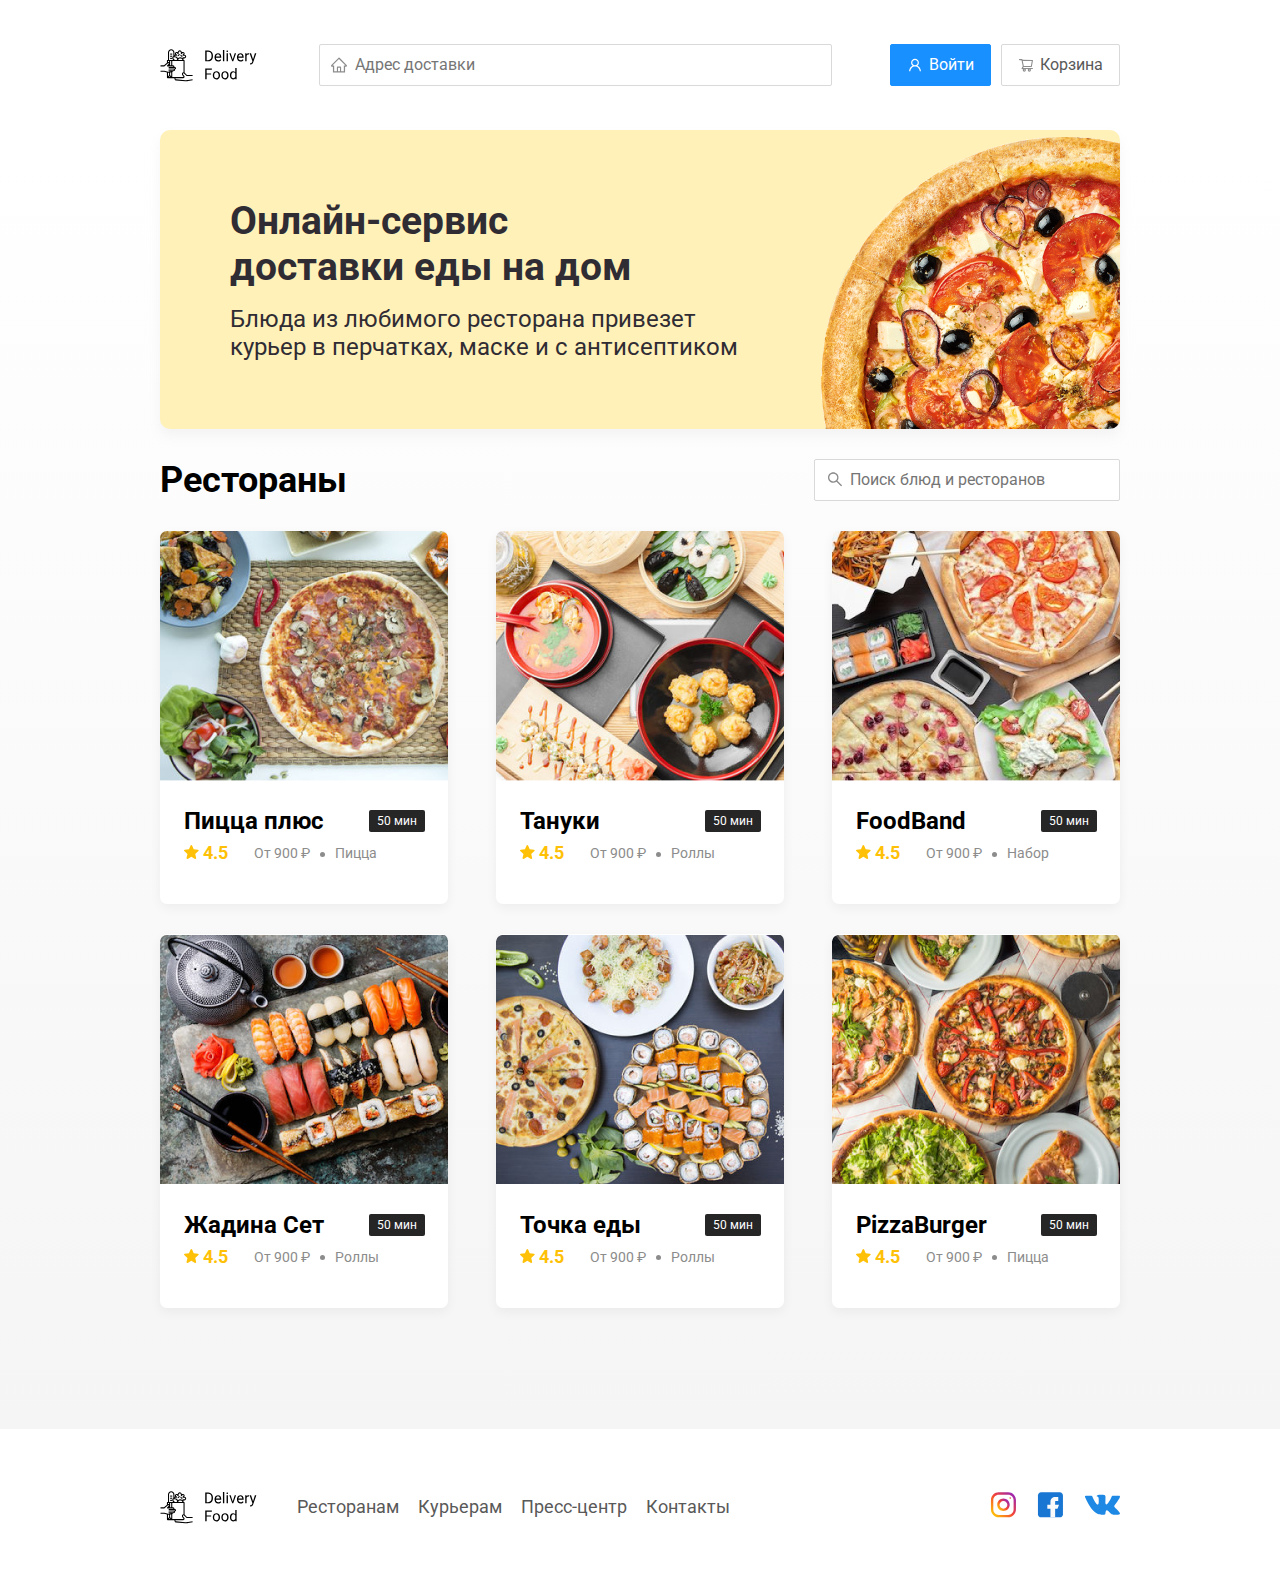
<file: index.html>
<!DOCTYPE html>
<html lang="ru">
<head>
    <meta charset="UTF-8">
    <meta name="viewport" content="width=device-width, initial-scale=1.0">
    <title>Delivery Food - доставка еды на дом</title>
    <link href="https://fonts.googleapis.com/css2?family=Roboto:wght@400;700&display=swap" rel="stylesheet">
    <link rel="stylesheet" href="css/normalize.css">
    <link rel="stylesheet" href="css/animate.css">
    <link rel="stylesheet" href="css/style.css">
</head>
<body>
    <div class="container">
    <!-- Шапка сайта -->
        <header class="header">
            <img src="img/logo.svg" alt="logo" class="logo animate__animated animate__bounce">
            <input type="text" class="input input-address" placeholder="Адрес доставки">
            <div class="buttons">
                <button class="button button-primary">
                    <img src="img/user.svg" alt="user" class="button-icon"> 
                    <span class="button-text">Войти</span>
                </button>
                <button class="button button-cart">
                    <img src="img/cart.svg" alt="user" class="button-icon">
                    <span class="button-text">Корзина</span>                    
                </button>
            </div>        
        </header>        
    </div>

    <main class="main">
        <div class="container">
            <section class="promo">
                <h1 class="promo-title">
                    Онлайн-сервис <br> доставки еды на дом
                </h1>
                <p class="promo-text">
                    Блюда из любимого ресторана привезет курьер в перчатках, маске и с антисептиком
                </p>
            </section>
    
            <section class="restaurants">
                <div class="section-heading">
                    <h2 class="section-title">Рестораны</h2>
                    <input type="text" class="input input-search" placeholder="Поиск блюд и ресторанов">
                </div>
    
                <section class="cards">
                   <a href="restaurant.html" class="card">
                       <img src="img/pizza1.jpg" alt="pizza" class="card-image">
                       <div class="card-text">
                           <div class="card-heading">
                               <h3 class="card-title">Пицца плюс</h3>
                               <span class="card-tag tag">50 мин</span>
                           </div>
                           <div class="card-info">
                               <div class="rating">
                                <img src="img/star.svg" alt="star" class="rating-star">                                
                                4.5                            
                                </div>
                               <div class="price">От 900 ₽</div>
                               <div class="category">Пицца</div>
                           </div>
                       </div>
                   </a>
    
                   <a href="restaurant.html" class="card">
                    <img src="img/tanuki.jpg" alt="pizza" class="card-image">
                    <div class="card-text">
                        <div class="card-heading">
                            <h3 class="card-title">Тануки</h3>
                            <span class="card-tag tag">50 мин</span>
                        </div>
                        <div class="card-info">
                            <div class="rating"><img src="img/star.svg" alt="star" class="rating-star">  
                                4.5
                                </div>
                            <div class="price">От 900 ₽</div>
                            <div class="category">Роллы</div>
                        </div>
                    </div>
                </a>
    
                <a href="restaurant.html" class="card">
                    <img src="img/foodband.jpg" alt="pizza" class="card-image">
                    <div class="card-text">
                        <div class="card-heading">
                            <h3 class="card-title">FoodBand</h3>
                            <span class="card-tag tag">50 мин</span>
                        </div>
                        <div class="card-info">
                            <div class="rating"><img src="img/star.svg" alt="star" class="rating-star">  
                                4.5
                                </div>
                            <div class="price">От 900 ₽</div>
                            <div class="category">Набор</div>
                        </div>
                    </div>
                </a>
    
                <a href="restaurant.html" class="card">
                    <img src="img/pizza2.jpg" alt="pizza" class="card-image">
                    <div class="card-text">
                        <div class="card-heading">
                            <h3 class="card-title">Жадина Сет</h3>
                            <span class="card-tag tag">50 мин</span>
                        </div>
                        <div class="card-info">
                            <div class="rating"><img src="img/star.svg" alt="star" class="rating-star">  
                                4.5
                                </div>
                            <div class="price">От 900 ₽</div>
                            <div class="category">Роллы</div>
                        </div>
                    </div>
                </a>
    
                <a href="restaurant.html" class="card">
                    <img src="img/tochka.jpg" alt="pizza" class="card-image">
                    <div class="card-text">
                        <div class="card-heading">
                            <h3 class="card-title">Точка еды</h3>
                            <span class="card-tag tag">50 мин</span>
                        </div>
                        <div class="card-info">
                            <div class="rating"><img src="img/star.svg" alt="star" class="rating-star">  
                                4.5
                                </div>
                            <div class="price">От 900 ₽</div>
                            <div class="category">Роллы</div>
                        </div>
                    </div>
                </a>
    
                <a href="restaurant.html" class="card">
                    <img src="img/pizza3.jpg" alt="pizza" class="card-image">
                    <div class="card-text">
                        <div class="card-heading">
                            <h3 class="card-title">PizzaBurger</h3>
                            <span class="card-tag tag">50 мин</span>
                        </div>
                        <div class="card-info">
                            <div class="rating"><img src="img/star.svg" alt="star" class="rating-star">  
                                4.5
                                </div>
                            <div class="price">От 900 ₽</div>
                            <div class="category">Пицца</div>
                        </div>
                    </div>
                </a>
                </section>            
            </section>
        </div>
    </main>

    <footer class="footer">
        <div class="container">
            <div class="footer-block">
             <img src="img/logo.svg" alt="" class="logo footer-logo">
             <nav  class="footer-nav">
                <a href="#" class="footer-link">Ресторанам</a>
                <a href="#" class="footer-link">Курьерам</a>
                <a href="#" class="footer-link">Пресс-центр</a>
                <a href="#" class="footer-link">Контакты</a> 
             </nav>
             <ul class="social-links">
                 <li class="social-link">
                    <img src="img/inst.svg" alt="instagram" class="instagram">
                 </li>
                 <li class="social-link">
                    <img src="img/fbook.svg" alt="facebook" class="facebook">
                 </li>
                 <li class="social-link">
                    <img src="img/vk.svg" alt="vkontakte" class="vk">
                 </li>
             </ul>
            </div>
        </div>        
    </footer>
    
</body>
</html>
</file>
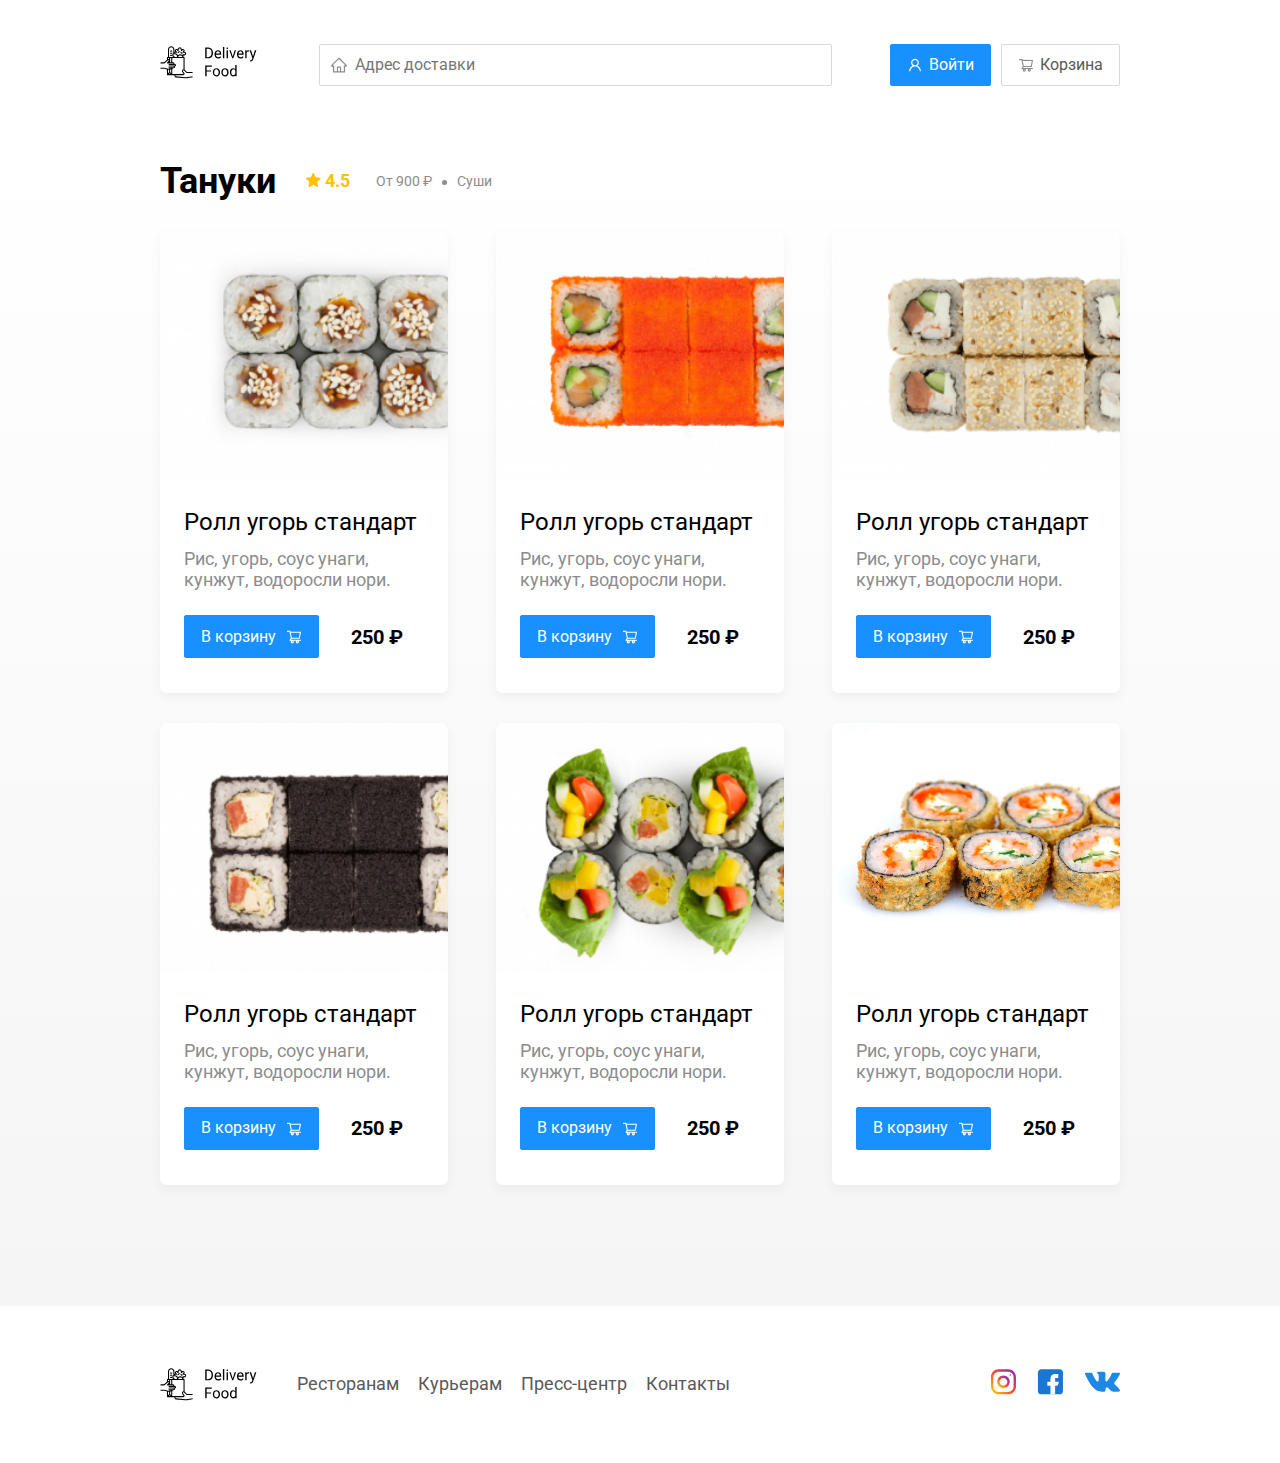
<file: restaurant.html>
<!DOCTYPE html>
<html lang="ru">
<head>
    <meta charset="UTF-8">
    <meta name="viewport" content="width=device-width, initial-scale=1.0">
    <title>Delivery Food - доставка еды на дом</title>
    <link href="https://fonts.googleapis.com/css2?family=Roboto:wght@400;700&display=swap" rel="stylesheet">
    <link rel="stylesheet" href="css/normalize.css">
    <link rel="stylesheet" href="css/animate.css">
    <link rel="stylesheet" href="css/style.css">
</head>
<body>
    <div class="container">
    <!-- Шапка сайта -->
        <header class="header">
            <a href="index.html"><img src="img/logo.svg" alt="logo" class="logo animate__animated animate__bounce"></a>
            <input type="text" class="input input-address" placeholder="Адрес доставки">
            <div class="buttons">
                <button class="button button-primary">
                    <img src="img/user.svg" alt="user" class="button-icon"> 
                    <span class="button-text">Войти</span>
                </button>
                <button class="button button-cart" id="cart-button">
                    <img src="img/cart.svg" alt="user" class="button-icon">
                    <span class="button-text">Корзина</span>                    
                </button>
            </div>        
        </header>        
    </div>

    <main class="main">
        <div class="container">    
            <section class="restaurants">
                <div class="section-heading">
                    <h2 class="section-title">Тануки</h2>
                    <div class="card-info">
                        <div class="rating">
                         <img src="img/star.svg" alt="star" class="rating-star">                                
                         4.5                            
                         </div>
                        <div class="price">От 900 ₽</div>
                        <div class="category">Суши</div>
                    </div>
                </div>
    
                <section class="cards">
                   <div class="card">
                       <img src="img/roll1.jpg" alt="roll-ugar" class="card-image">
                       <div class="card-text">
                           <div class="card-heading">
                               <h3 class="card-title card-title-reg">Ролл угорь стандарт</h3>                               
                           </div>
                           <div class="card-info">                               
                               <div class="ingredients">Рис, угорь, соус унаги, кунжут, водоросли нори.</div>
                           </div>
                           <div class="card-buttons">
                               <button class="button button-primary">
                                    <span class="button-card-text">В корзину</span>
                                    <img src="img/icon-cart.svg" alt="shopping-cart" class="button-card-image">
                               </button>
                               <strong class="card-price-bold">250 ₽</strong>
                           </div>
                       </div>
                   </div>
    
                   <div class="card">
                    <img src="img/roll2.jpg" alt="pizza" class="card-image">
                    <div class="card-text">
                        <div class="card-heading">
                            <h3 class="card-title card-title-reg">Ролл угорь стандарт</h3>                               
                        </div>
                        <div class="card-info">                               
                            <div class="ingredients">Рис, угорь, соус унаги, кунжут, водоросли нори.</div>
                        </div>
                        <div class="card-buttons">
                            <button class="button button-primary">
                                 <span class="button-card-text">В корзину</span>
                                 <img src="img/icon-cart.svg" alt="shopping-cart" class="button-card-image">
                            </button>
                            <strong class="card-price-bold">250 ₽</strong>
                        </div>
                    </div>
                </div>
    
                <div class="card">
                    <img src="img/roll3.jpg" alt="pizza" class="card-image">
                    <div class="card-text">
                        <div class="card-heading">
                            <h3 class="card-title card-title-reg">Ролл угорь стандарт</h3>                               
                        </div>
                        <div class="card-info">                               
                            <div class="ingredients">Рис, угорь, соус унаги, кунжут, водоросли нори.</div>
                        </div>
                        <div class="card-buttons">
                            <button class="button button-primary">
                                 <span class="button-card-text">В корзину</span>
                                 <img src="img/icon-cart.svg" alt="shopping-cart" class="button-card-image">
                            </button>
                            <strong class="card-price-bold">250 ₽</strong>
                        </div>
                    </div>
                </div>
    
                <div class="card">
                    <img src="img/roll4.jpg" alt="pizza" class="card-image">
                    <div class="card-text">
                        <div class="card-heading">
                            <h3 class="card-title card-title-reg">Ролл угорь стандарт</h3>                               
                        </div>
                        <div class="card-info">                               
                            <div class="ingredients">Рис, угорь, соус унаги, кунжут, водоросли нори.</div>
                        </div>
                        <div class="card-buttons">
                            <button class="button button-primary">
                                 <span class="button-card-text">В корзину</span>
                                 <img src="img/icon-cart.svg" alt="shopping-cart" class="button-card-image">
                            </button>
                            <strong class="card-price-bold">250 ₽</strong>
                        </div>
                    </div>
                </div>
    
                <div class="card">
                    <img src="img/roll5.jpg" alt="pizza" class="card-image">
                    <div class="card-text">
                        <div class="card-heading">
                            <h3 class="card-title card-title-reg">Ролл угорь стандарт</h3>                               
                        </div>
                        <div class="card-info">                               
                            <div class="ingredients">Рис, угорь, соус унаги, кунжут, водоросли нори.</div>
                        </div>
                        <div class="card-buttons">
                            <button class="button button-primary">
                                 <span class="button-card-text">В корзину</span>
                                 <img src="img/icon-cart.svg" alt="shopping-cart" class="button-card-image">
                            </button>
                            <strong class="card-price-bold">250 ₽</strong>
                        </div>
                    </div>
                </div>
    
                <div class="card">
                    <img src="img/roll-inet.jpg" alt="pizza" class="card-image">
                    <div class="card-text">
                        <div class="card-heading">
                            <h3 class="card-title card-title-reg">Ролл угорь стандарт</h3>                               
                        </div>
                        <div class="card-info">                               
                            <div class="ingredients">Рис, угорь, соус унаги, кунжут, водоросли нори.</div>
                        </div>
                        <div class="card-buttons">
                            <button class="button button-primary">
                                 <span class="button-card-text">В корзину</span>
                                 <img src="img/icon-cart.svg" alt="shopping-cart" class="button-card-image">
                            </button>
                            <strong class="card-price-bold">250 ₽</strong>
                        </div>
                    </div>
                </div>
                </section>            
            </section>
        </div>
    </main>

    <footer class="footer">
        <div class="container">
            <div class="footer-block">
             <img src="img/logo.svg" alt="" class="logo footer-logo">
             <nav  class="footer-nav">
                <a href="#" class="footer-link">Ресторанам</a>
                <a href="#" class="footer-link">Курьерам</a>
                <a href="#" class="footer-link">Пресс-центр</a>
                <a href="#" class="footer-link">Контакты</a> 
             </nav>
             <ul class="social-links">
                 <li class="social-link">
                    <img src="img/inst.svg" alt="instagram" class="instagram">
                 </li>
                 <li class="social-link">
                    <img src="img/fbook.svg" alt="facebook" class="facebook">
                 </li>
                 <li class="social-link">
                    <img src="img/vk.svg" alt="vkontakte" class="vk">
                 </li>
             </ul>
            </div>
        </div>        
    </footer>
    
    <div class="modal">
        <div class="modal-dialog">
            <div class="modal-header">
                <h3 class="modal-title">Корзина</h3>
                <button class="close">&times;</button>
            </div>
            <div class="modal-body">
                <div class="food-row">
                    <span class="food-name">Ролл угорь стандарт</span>
                    <strong class="food-price">250 ₽</strong>
                    <div class="food-counter">
                        <button class="counter-button">-</button>
                        <span class="counter">1</span>
                        <button class="counter-button">+</button>
                    </div>
                </div>
                <div class="food-row">
                    <span class="food-name">Ролл угорь стандарт</span>
                    <strong class="food-price">250 ₽</strong>
                    <div class="food-counter">
                        <button class="counter-button">-</button>
                        <span class="counter">1</span>
                        <button class="counter-button">+</button>
                    </div>
                </div>
                <div class="food-row">
                    <span class="food-name">Ролл угорь стандарт</span>
                    <strong class="food-price">250 ₽</strong>
                    <div class="food-counter">
                        <button class="counter-button">-</button>
                        <span class="counter">1</span>
                        <button class="counter-button">+</button>
                    </div>
                </div>
                <div class="food-row">
                    <span class="food-name">Ролл угорь стандарт</span>
                    <strong class="food-price">250 ₽</strong>
                    <div class="food-counter">
                        <button class="counter-button">-</button>
                        <span class="counter">1</span>
                        <button class="counter-button">+</button>
                    </div>
                </div>
                <div class="food-row">
                    <span class="food-name">Ролл угорь стандарт</span>
                    <strong class="food-price">250 ₽</strong>
                    <div class="food-counter">
                        <button class="counter-button">-</button>
                        <span class="counter">1</span>
                        <button class="counter-button">+</button>
                    </div>
                </div>        
            </div>
            <div class="modal-footer">
                <span class="modal-pricetag">1250 ₽</span>
                <div class="footer-buttons">
                    <button class="button button-primary">Оформить заказ</button>
                    <button class="button reject">Отмена</button>
                </div>
            </div>
        </div>
    </div>
    <script src="js/main.js"></script>
</body>
</html>
</file>
<file: css/style.css>
* {
    box-sizing: border-box;
}


body {
    background-color: #fff;
    font-family: 'Roboto', sans-serif;
    padding-top: 44px;
}

.container {
    max-width: 1200px;
    margin: auto;    
}

.main {
    background: linear-gradient(180deg, rgba(245, 245, 245, 0) 1.04%, #F5F5F5 100%);
}

.header {
    display: flex;
    align-items: center;
    justify-content: space-between;
    padding-bottom: 44px;    
}

.input {
    background: #FFFFFF;
    border: 1px solid #D9D9D9;    
    border-radius: 2px;
    font-size: 16px;
    line-height: 24px;
    padding: 8px;
    padding-left: 35px; 
}

.input-address {    
    
    /* height: 40px; */
    flex: 0.8;    
    background-image: url('../img/search.svg');
    background-repeat: no-repeat;
    background-position: left 11px center;      
}

.buttons {
    display: flex;
    align-items: center;
}

.button {
    display: flex;
    align-items: center;
    padding: 8px 16px;
    background: #FFFFFF;
    border: 1px solid #D9D9D9;
    box-shadow: 0px 0px 2px rgba(0, 0, 0, 0.0015);
    border-radius: 2px;
    color: #595959;
    font-size: 16px;
    line-height: 24px;
}

.button-primary {
    background: #1890FF;
    border: 1px solid #1890FF;
    color: #fff;
}

.button-card-text {
    margin-right: 10px;
}

.button-icon {
    margin-right: 6px;    
}

.button-cart {
    margin-left: 10px;
}

.promo {
    box-shadow: 0px 7px 12px rgba(158, 158, 163, 0.1);
    background: #FFF1B8 url(../img/900.jpeg);
    background-repeat: no-repeat;
    background-position: top right -320px;
    border-radius: 10px;
    padding: 68px 70px;
    
}

.promo-title {
    font-weight: bold;
    font-size: 39px;
    line-height: 46px;
    color: #302C34;
    margin: 0;
    margin-bottom: 15px;
}

.promo-text {
    max-width: 538px;
    font-weight: normal;
    font-size: 24px;
    line-height: 28px;
    color: #302C34;
    margin: 0;
}

.section-title {
    font-weight: bold;
    font-size: 36px;
    line-height: 42px;
    margin-right: 30px;
}

.input-search {
    width: 306px;
    background-image: url('../img/search2.svg');
    background-repeat: no-repeat;
    background-position: left 11px center;
    margin-left: auto;    
}


.section-heading {
    display: flex;
    align-items: center;
}

.cards { 
    display: flex;
    align-items: flex-start;
    flex-wrap: wrap;
    justify-content: space-between;
    padding-bottom: 91px;
}

.card {
    background: #FFFFFF;
    box-shadow: 0px 4px 12px rgba(0, 0, 0, 0.05);
    border-radius: 7px;
    overflow: hidden;
    margin-bottom: 30px;
    flex-basis: 30%;
    text-decoration: none;
}

.card-image {
    width: 384px;
    height: 250px;
    object-fit: cover;

}

.card-text {
    padding: 20px 23px 35px 24px;
}

.card-heading {
    display: flex;
    justify-content: space-between;
    align-items: center;
}

.card-title {
    font-weight: bold;
    font-size: 24px;
    line-height: 32px;
    color: #000000;
    margin: 0;
}

.card-title-reg {
    font-weight: normal;
    margin-bottom: 10px;    
}

.card-tag {
    background: #262626;
    border-radius: 2px;
    color: #fff;
    font-weight: normal;
    font-size: 12px;
    line-height: 20px;
    margin: 0;
    padding: 1px 8px;
}

.card-info {
    display: flex;    
    align-items: center;
    flex-wrap: wrap;    
}

.card-price-bold {
    font-weight: bold;
    font-size: 20px;
    line-height: 32px;
    margin-left: 32px;
}

.card-buttons {
    display: flex;    
    align-items: center;
}

.rating {
    margin-right: 26px;
    color: #FFC107;
    font-weight: bold;
    font-size: 18px;
    line-height: 32px;
}

.price, 
.category {
    font-weight: normal;
    font-size: 18px;
    line-height: 32px;
    color: #8C8C8C;
}

.price {
    margin-right: 10px;
}

.category {
    text-overflow: ellipsis;
    overflow: hidden;
    white-space: nowrap;
    max-width: 105px;
}

.ingredients {
    font-weight: normal;
    font-size: 18px;
    line-height: 21px;
    color: #8C8C8C;
    margin-bottom: 25px;
}

.price:after {
    content: '';
    width: 5px;
    height: 5px;
    background: #8C8C8C;
    display: inline-block;
    vertical-align: middle;
    border-radius: 50%;
    margin-left: 10px;   
}

.footer-block {
    display: flex;
    align-items: center;
    padding: 60px 0;
}

.footer-logo {
    margin-right: 36px;
}

.social-links {
    display: flex;
    list-style: none;
    margin: 0;
    justify-content: end;
    align-items: center;
}

.footer-link {
    display: inline-block;
    font-weight: normal;
    font-size: 18px;
    line-height: 21px;
    color: #595959;
    text-decoration: none;
}

.footer-link:not(:last-child) {
    margin-right: 15px;
}

.footer-nav {
    margin-right: auto;
}

.social-link:not(:last-child) {
    margin-right: 21px;
}

.modal {
    display: none;
    position: fixed;
    left: 0;
    top: 0;
    width: 100%;
    height: 100%;
    background: rgba(0, 0, 0, 0.4);    
}

.is-open {
    display: flex;
}

.modal-title {
    margin: 0;
    font-weight: bold;
    font-size: 36px;
    line-height: 42px;
}

.modal-body {
    padding-bottom: 53px;
}

.close {    
    border: none;
    font-size: 46px;
    background-color: transparent;    
}

.modal-header {
    display: flex;
    align-items: center;
    justify-content: space-between;
    margin-bottom: 45px;
}

.food-row {
    display: flex;
    align-items: center;
    justify-content: space-between;
    padding-bottom: 8px;
    border-bottom: 1px solid #D9D9D9;
    margin-bottom: 15px;
}

.food-row:last-child {
    margin-bottom: 0;
}

.food-price {
    margin-left: auto;
    margin-right: 47px;
    font-weight: bold;
    font-size: 20px;
    line-height: 32px;
}

.food-counter {
    display: flex;
    align-items: center;
}

.counter-button {
    display: flex;
    align-items: center;
    justify-content: center;
    width: 39px;
    height: 32px;
    border: 1px solid #40A9FF;
    box-sizing: border-box;
    border-radius: 2px;
    background: #FFFFFF;
    font-weight: normal;
    font-size: 14px;
    line-height: 22px;
    color: #40A9FF;
}

.counter {
    font-weight: normal;
    font-size: 16px;
    line-height: 24px;
    margin-left: 13px;
    margin-right: 13px;
}

.food-name {
    font-weight: normal;
    font-size: 18px;
    line-height: 32px;
}

.modal-dialog {    
    max-width: 780px;
    width: 95%;        
    background: #FFFFFF;
    border-radius: 5px;
    margin: auto;
    padding: 40px 45px;
}

.modal-footer {
    display: flex;
    align-items: center;
    justify-content: space-between;
}

.footer-buttons {
    display: flex;
    align-items: center;
}

.reject {
    margin-left: 19px;
}

.modal-pricetag {
    background: #262626;
    border-radius: 5px;
    font-weight: bold;
    font-size: 20px;
    line-height: 23px;
    color: #FAFAFA;
    width: 106px;
    height: 53px;
    padding: 15px 20px;
}

@media (max-width: 1366px) {
    .container {
        max-width: 960px;
    }
    .promo {
        background-size: 750px;
        background-position: top right -300;
    }

    .category {
        margin-right: 15px;
    }

    .category, .price {
        font-size: 14px;
    }    
}

@media (max-width: 992px) {
    .container {
        max-width: 750px;
    }
    .promo {
        padding: 50px;
        background-size: 500px;
        background-position: center right -200px;
    }
    .promo-text {
        font-size: 18px;
        max-width: 400px;
    }
    .card {
        flex-basis: 49%;
    }
    .footer-link {
        font-size: 14px;
    }
}

@media (max-width: 768px) {
    .container {
        max-width: 560px;
    }
    .rating {
        flex-basis: 100%;
    }
    .card-info {
        flex-wrap: wrap;
    }
    .card-title {
        font-size: 18px;
    }
    .promo-title {
        font-size: 24px;
        line-height: 1.4;
    }
    .promo {
        background-size: 400px;
        background-position: bottom 50px right -200px;
    }
    .promo-text {
        margin-top: 0;
    }
}

@media (max-width: 578px) {
    .container {
        max-width: 90%;        
    }
    .header {
       flex-wrap: wrap;     
    }
    .input-address {
        margin-top: 15px;
        order: 5;
        flex: 1;
    }
    .promo {
        background-image: none;
    }
    .promo-title {
        margin-bottom: 10px;
    }
    .section-title {
        font-size: 20px;
    }
    .cards {
        padding-bottom: 20px;
    }
    .card {        
        flex-basis: 100%;
    }
    .card-image {
        width: 100%;
    }
    .footer {
        padding: 5px 0;
    }
    .footer-block {
        align-items: flex-start;  
        padding: 15px 0;      
    }
    .footer-nav {
        margin-left: 0;
        order: 0;
    }
    .footer-logo {
        margin-right: 15px;
        order: 1;
    }
    .social-links {
        order: 2;
    }    
}

@media (max-width: 480px) {
    .button-text {
        display: none;
    }
    .button {
      min-height: 40px;  
    }
    .button-icon {
        margin-right: 0;
    }
    .footer-block {
        flex-wrap: wrap;
        flex-direction: column;
        align-items: center;
    }
    .footer-logo {
        order: 0;
        margin-bottom: 20px;
    }
    .footer-nav {        
        margin-bottom: 20px;        
    }
    .footer-link {
        display: flex;
        margin-left: 100px;        
    }
    .social-links {
        padding: 0;
    }
    .section-heading {
        flex-wrap: wrap;
    }
    .input-search {
        margin-bottom: 20px;
    }
}
</file>
